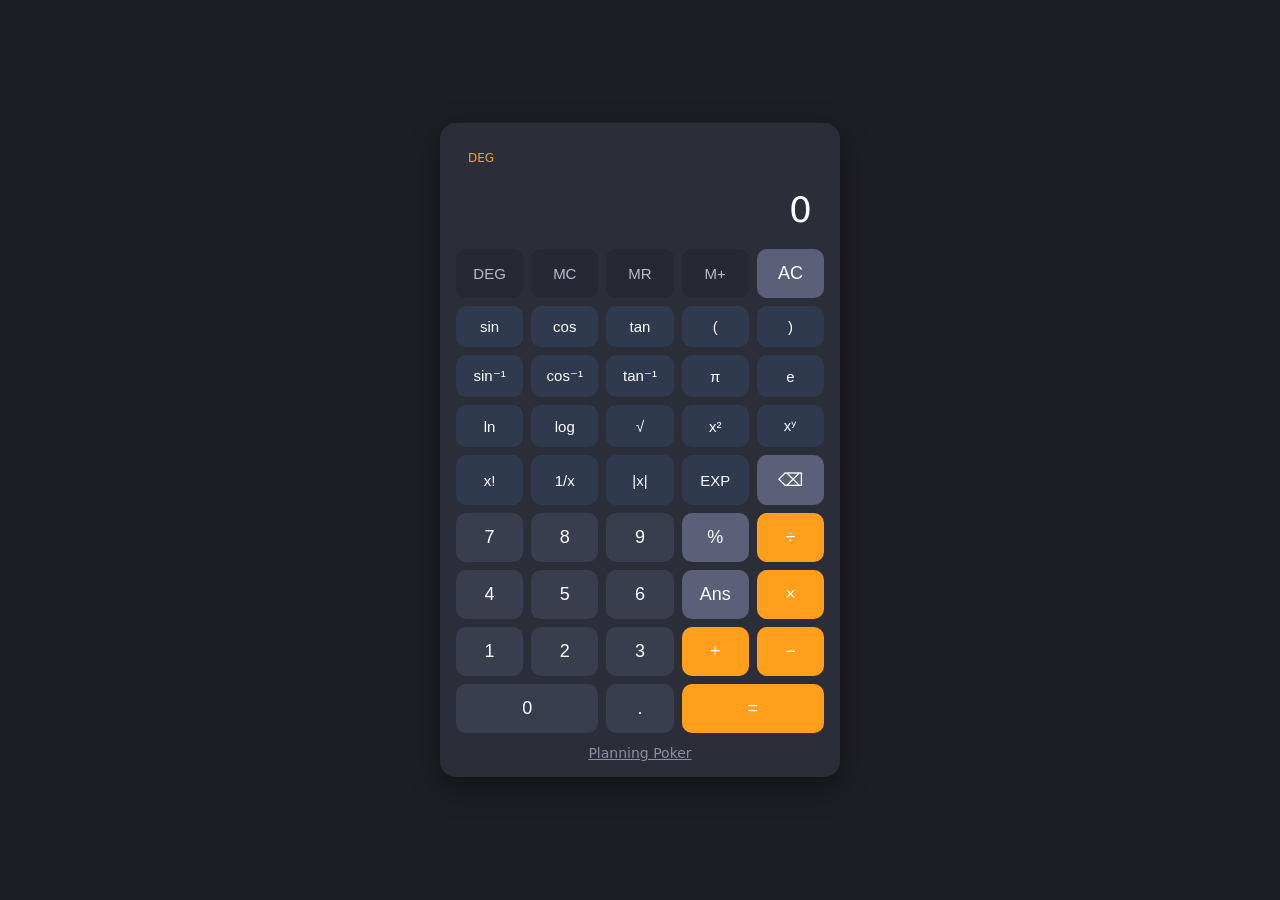
<file: index.html>
<!DOCTYPE html>
<html lang="es">
<head>
  <meta charset="UTF-8">
  <meta name="viewport" content="width=device-width, initial-scale=1">
  <title>Calculadora científica</title>
  <link rel="stylesheet" href="style.css">
</head>
<body>
  <main class="calculator">
    <div class="display">
      <div class="status">
        <span id="angle-mode">DEG</span>
        <span id="memory-flag" hidden>M</span>
      </div>
      <div id="history" class="history"></div>
      <div id="current" class="current" aria-live="polite">0</div>
    </div>
    <div class="keys">
      <button data-action="angle" class="mem" aria-label="Alternar grados y radianes">DEG</button>
      <button data-action="mc" class="mem" aria-label="Borrar memoria">MC</button>
      <button data-action="mr" class="mem" aria-label="Recuperar memoria">MR</button>
      <button data-action="mplus" class="mem" aria-label="Sumar a memoria">M+</button>
      <button data-action="clear" class="fn">AC</button>

      <button data-insert="sin(" class="sci">sin</button>
      <button data-insert="cos(" class="sci">cos</button>
      <button data-insert="tan(" class="sci">tan</button>
      <button data-insert="(" class="sci">(</button>
      <button data-insert=")" class="sci">)</button>

      <button data-insert="asin(" class="sci">sin⁻¹</button>
      <button data-insert="acos(" class="sci">cos⁻¹</button>
      <button data-insert="atan(" class="sci">tan⁻¹</button>
      <button data-insert="π" class="sci">π</button>
      <button data-insert="e" class="sci">e</button>

      <button data-insert="ln(" class="sci">ln</button>
      <button data-insert="log(" class="sci">log</button>
      <button data-insert="√(" class="sci" aria-label="Raíz cuadrada">√</button>
      <button data-insert="^2" class="sci" aria-label="Al cuadrado">x²</button>
      <button data-insert="^" class="sci" aria-label="Potencia">xʸ</button>

      <button data-insert="!" class="sci" aria-label="Factorial">x!</button>
      <button data-insert="1/(" class="sci" aria-label="Inverso">1/x</button>
      <button data-insert="abs(" class="sci" aria-label="Valor absoluto">|x|</button>
      <button data-insert="E" class="sci" aria-label="Notación científica">EXP</button>
      <button data-action="delete" class="fn" aria-label="Borrar último">⌫</button>

      <button data-insert="7">7</button>
      <button data-insert="8">8</button>
      <button data-insert="9">9</button>
      <button data-insert="%" class="fn">%</button>
      <button data-insert="÷" class="op" aria-label="Dividir">÷</button>

      <button data-insert="4">4</button>
      <button data-insert="5">5</button>
      <button data-insert="6">6</button>
      <button data-action="ans" class="fn">Ans</button>
      <button data-insert="×" class="op" aria-label="Multiplicar">×</button>

      <button data-insert="1">1</button>
      <button data-insert="2">2</button>
      <button data-insert="3">3</button>
      <button data-insert="+" class="op">+</button>
      <button data-insert="−" class="op" aria-label="Restar">−</button>

      <button data-insert="0" class="zero">0</button>
      <button data-insert=".">.</button>
      <button data-action="equals" class="op equals">=</button>
    </div>
    <a class="poker-link" href="poker.html">Planning Poker</a>
  </main>
  <script src="evaluator.js"></script>
  <script src="script.js"></script>
</body>
</html>
</file>
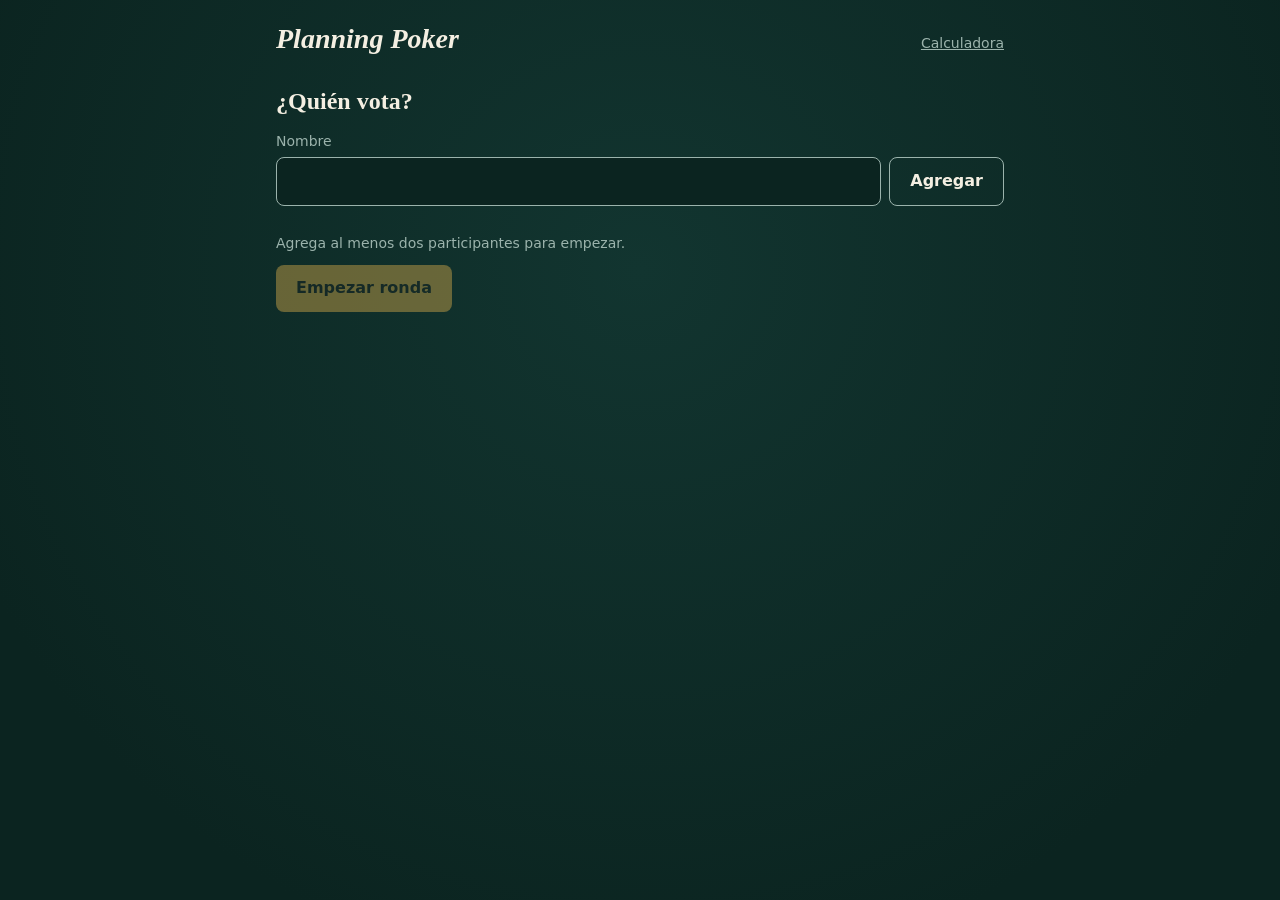
<file: poker.html>
<!DOCTYPE html>
<html lang="es">
<head>
  <meta charset="UTF-8">
  <meta name="viewport" content="width=device-width, initial-scale=1">
  <title>Planning Poker</title>
  <link rel="stylesheet" href="poker.css">
</head>
<body>
  <main class="table">
    <header class="masthead">
      <h1>Planning Poker</h1>
      <a class="back" href="index.html">Calculadora</a>
    </header>

    <section id="screen-setup" class="screen" aria-labelledby="setup-title">
      <h2 id="setup-title">¿Quién vota?</h2>
      <form id="setup-form" class="setup">
        <label for="player-name">Nombre</label>
        <div class="add-row">
          <input id="player-name" name="player-name" type="text" maxlength="24" autocomplete="off">
          <button type="submit" class="secondary">Agregar</button>
        </div>
        <ul id="player-list" class="players" aria-label="Participantes"></ul>
        <p id="setup-hint" class="hint">Agrega al menos dos participantes para empezar.</p>
        <button id="start-btn" type="button" class="primary" disabled>Empezar ronda</button>
      </form>
    </section>

    <section id="screen-handoff" class="screen" aria-labelledby="handoff-title" hidden>
      <h2 id="handoff-title" aria-live="polite">Pasa el dispositivo a <span id="handoff-name"></span></h2>
      <p class="hint">Que nadie más mire la pantalla.</p>
      <button id="handoff-btn" type="button" class="primary">Soy yo, ver cartas</button>
    </section>

    <section id="screen-vote" class="screen" aria-labelledby="vote-title" hidden>
      <h2 id="vote-title" aria-live="polite">Vota, <span id="voter-name"></span></h2>
      <div id="deck" class="deck" role="group" aria-label="Cartas">
        <button type="button" class="card" data-card="0" aria-keyshortcuts="1"><span>0</span></button>
        <button type="button" class="card" data-card="1" aria-keyshortcuts="2"><span>1</span></button>
        <button type="button" class="card" data-card="2" aria-keyshortcuts="3"><span>2</span></button>
        <button type="button" class="card" data-card="3" aria-keyshortcuts="4"><span>3</span></button>
        <button type="button" class="card" data-card="5" aria-keyshortcuts="5"><span>5</span></button>
        <button type="button" class="card" data-card="8" aria-keyshortcuts="6"><span>8</span></button>
        <button type="button" class="card" data-card="13" aria-keyshortcuts="7"><span>13</span></button>
        <button type="button" class="card" data-card="21" aria-keyshortcuts="8"><span>21</span></button>
        <button type="button" class="card" data-card="?" aria-keyshortcuts="9" aria-label="No sé"><span>?</span></button>
        <button type="button" class="card" data-card="☕" aria-keyshortcuts="0" aria-label="Necesito un descanso"><span>☕</span></button>
      </div>
      <p id="vote-progress" class="hint"></p>
      <p class="hint">Teclado: 1 a 9 y 0 eligen la carta según su posición; las flechas mueven el foco.</p>
    </section>

    <section id="screen-results" class="screen" aria-labelledby="results-title" hidden>
      <h2 id="results-title">Resultado</h2>
      <p id="reveal-hint" class="hint">Todos votaron. Revelen las cartas juntos.</p>
      <button id="reveal-btn" type="button" class="primary">Revelar cartas</button>

      <div id="results-body" hidden>
        <ul id="vote-list" class="votes" aria-label="Votos"></ul>
        <dl id="stats" class="stats">
          <div><dt>Promedio</dt><dd id="stat-average">–</dd></div>
          <div><dt>Mediana</dt><dd id="stat-median">–</dd></div>
          <div><dt>Moda</dt><dd id="stat-mode">–</dd></div>
          <div><dt>Mínimo</dt><dd id="stat-min">–</dd></div>
          <div><dt>Máximo</dt><dd id="stat-max">–</dd></div>
        </dl>
        <p id="verdict" class="verdict" aria-live="polite"></p>
        <button id="new-round-btn" type="button" class="primary">Nueva ronda</button>
        <button id="edit-players-btn" type="button" class="secondary">Cambiar participantes</button>
      </div>
    </section>
  </main>
  <script src="poker.js"></script>
  <script src="poker-ui.js"></script>
</body>
</html>
</file>
<file: style.css>
* { box-sizing: border-box; }

body {
  margin: 0;
  min-height: 100vh;
  display: flex;
  align-items: center;
  justify-content: center;
  background: #1e1f26;
  font-family: system-ui, sans-serif;
}

.calculator {
  width: 400px;
  max-width: 100%;
  padding: 16px;
  background: #2b2d38;
  border-radius: 16px;
  box-shadow: 0 10px 30px rgba(0, 0, 0, 0.4);
}

.display {
  min-height: 110px;
  padding: 12px;
  text-align: right;
  color: #fff;
  word-break: break-all;
}

.status {
  display: flex;
  gap: 8px;
  height: 16px;
  font-size: 12px;
  color: #ff9f1c;
}

.history { min-height: 22px; color: #8a8fa3; font-size: 14px; }
.current { font-size: 36px; }

.keys {
  display: grid;
  grid-template-columns: repeat(5, 1fr);
  gap: 8px;
}

button {
  padding: 14px 0;
  font-size: 18px;
  border: none;
  border-radius: 10px;
  color: #fff;
  background: #3a3d4d;
  cursor: pointer;
}

button:hover { filter: brightness(1.2); }
button:active { transform: scale(0.96); }
button:focus-visible { outline: 2px solid #ff9f1c; outline-offset: 2px; }

.sci, .mem { font-size: 15px; padding: 12px 0; }
.sci { background: #2f3a4f; }
.mem { background: #262833; color: #b8bdd1; }
.fn { background: #5b5f77; }
.op { background: #ff9f1c; }
.zero { grid-column: span 2; }
.equals { grid-column: span 2; }

@media (max-width: 420px) {
  body { align-items: stretch; }
  .calculator { border-radius: 0; padding: 10px; }
  .keys { gap: 6px; }
  .current { font-size: 30px; }
  button { font-size: 17px; }
  .sci, .mem { font-size: 14px; }
}

.poker-link {
  display: block;
  margin-top: 12px;
  text-align: center;
  font-size: 14px;
  color: #8a8fa3;
}

.poker-link:hover { color: #fff; }
</file>
<file: poker.css>
:root {
  --felt: #123530;
  --felt-deep: #0b2420;
  --ivory: #f4efe2;
  --ink: #1d2523;
  --suit: #b3372f;
  --brass: #d4a94a;
  --muted: #9bb3ac;
  --serif: Georgia, "Times New Roman", serif;
}

* { box-sizing: border-box; }
[hidden] { display: none !important; }

body {
  margin: 0;
  min-height: 100vh;
  background: radial-gradient(ellipse at 50% 30%, var(--felt) 0%, var(--felt-deep) 80%);
  color: var(--ivory);
  font-family: system-ui, sans-serif;
  line-height: 1.4;
}

.table {
  max-width: 760px;
  margin: 0 auto;
  padding: 24px 16px 48px;
}

.masthead {
  display: flex;
  align-items: baseline;
  justify-content: space-between;
  gap: 12px;
  margin-bottom: 32px;
}

h1 { margin: 0; font: italic 700 28px/1.1 var(--serif); }
h2 { margin: 0 0 16px; font: 600 24px/1.2 var(--serif); }
h2 span { color: var(--brass); }

.back { color: var(--muted); font-size: 14px; }
.back:hover { color: var(--ivory); }

.hint { margin: 12px 0; color: var(--muted); font-size: 14px; }

a, button, input { font: inherit; }
:focus-visible { outline: 3px solid var(--brass); outline-offset: 2px; }

/* Botones de acción */
button.primary,
button.secondary {
  padding: 12px 20px;
  border-radius: 8px;
  font-weight: 600;
  cursor: pointer;
}

button.primary { border: 0; background: var(--brass); color: var(--ink); }
button.primary:hover:not(:disabled) { background: #e2ba5f; }
button.secondary { border: 1px solid var(--muted); background: transparent; color: var(--ivory); }
button.secondary:hover { border-color: var(--ivory); }
button:disabled { opacity: 0.45; cursor: not-allowed; }

/* Configuración */
.setup label { display: block; margin-bottom: 6px; font-size: 14px; color: var(--muted); }
.add-row { display: flex; gap: 8px; }

input[type="text"] {
  flex: 1;
  min-width: 0;
  padding: 12px;
  border: 1px solid var(--muted);
  border-radius: 8px;
  background: var(--felt-deep);
  color: var(--ivory);
}

.players {
  display: flex;
  flex-wrap: wrap;
  gap: 8px;
  margin: 16px 0 0;
  padding: 0;
  list-style: none;
}

.players li {
  display: flex;
  align-items: center;
  gap: 8px;
  padding: 6px 6px 6px 14px;
  border-radius: 999px;
  background: rgba(244, 239, 226, 0.12);
}

.players button {
  width: 28px;
  height: 28px;
  border: 0;
  border-radius: 50%;
  background: transparent;
  color: var(--muted);
  cursor: pointer;
}

.players button:hover { color: var(--ivory); background: rgba(244, 239, 226, 0.15); }

/* Cartas */
.deck {
  display: grid;
  grid-template-columns: repeat(5, 1fr);
  gap: 12px;
}

.card {
  aspect-ratio: 5 / 7;
  padding: 0;
  border: 0;
  border-radius: 10px;
  background: var(--ivory);
  color: var(--ink);
  font: 700 32px/1 var(--serif);
  box-shadow: 0 4px 10px rgba(0, 0, 0, 0.35);
  cursor: pointer;
  transition: transform 0.12s;
}

.card:hover { transform: translateY(-6px); }
.card[data-card="?"], .card[data-card="☕"] { color: var(--suit); }
.card[aria-pressed="true"] { transform: translateY(-10px); outline: 3px solid var(--brass); }

/* Votos revelados */
.votes {
  display: flex;
  flex-wrap: wrap;
  gap: 16px;
  margin: 24px 0;
  padding: 0;
  list-style: none;
}

.votes li { display: flex; flex-direction: column; align-items: center; gap: 6px; font-size: 14px; }

.mini-card {
  display: grid;
  place-items: center;
  width: 56px;
  aspect-ratio: 5 / 7;
  border-radius: 8px;
  background: var(--ivory);
  color: var(--ink);
  font: 700 24px/1 var(--serif);
  box-shadow: 0 3px 8px rgba(0, 0, 0, 0.35);
}

.mini-card.back {
  background: repeating-linear-gradient(45deg, var(--suit) 0 6px, #8f2a24 6px 12px);
  border: 4px solid var(--ivory);
  color: transparent;
}

/* Estadísticas */
.stats {
  display: grid;
  grid-template-columns: repeat(auto-fit, minmax(110px, 1fr));
  gap: 12px;
  margin: 0 0 16px;
}

.stats div { padding: 12px; border-radius: 8px; background: rgba(244, 239, 226, 0.08); }
.stats dt { color: var(--muted); font-size: 13px; }
.stats dd { margin: 4px 0 0; font: 700 26px/1 var(--serif); }

.verdict { margin: 0 0 20px; padding-left: 12px; border-left: 4px solid var(--brass); }
.verdict:empty { display: none; }

#results-body > button { margin-right: 8px; margin-bottom: 8px; }

@media (max-width: 520px) {
  .deck { grid-template-columns: repeat(3, 1fr); }
  .card { font-size: 28px; }
  h1 { font-size: 24px; }
}

@media (prefers-reduced-motion: reduce) {
  .card { transition: none; }
}
</file>
